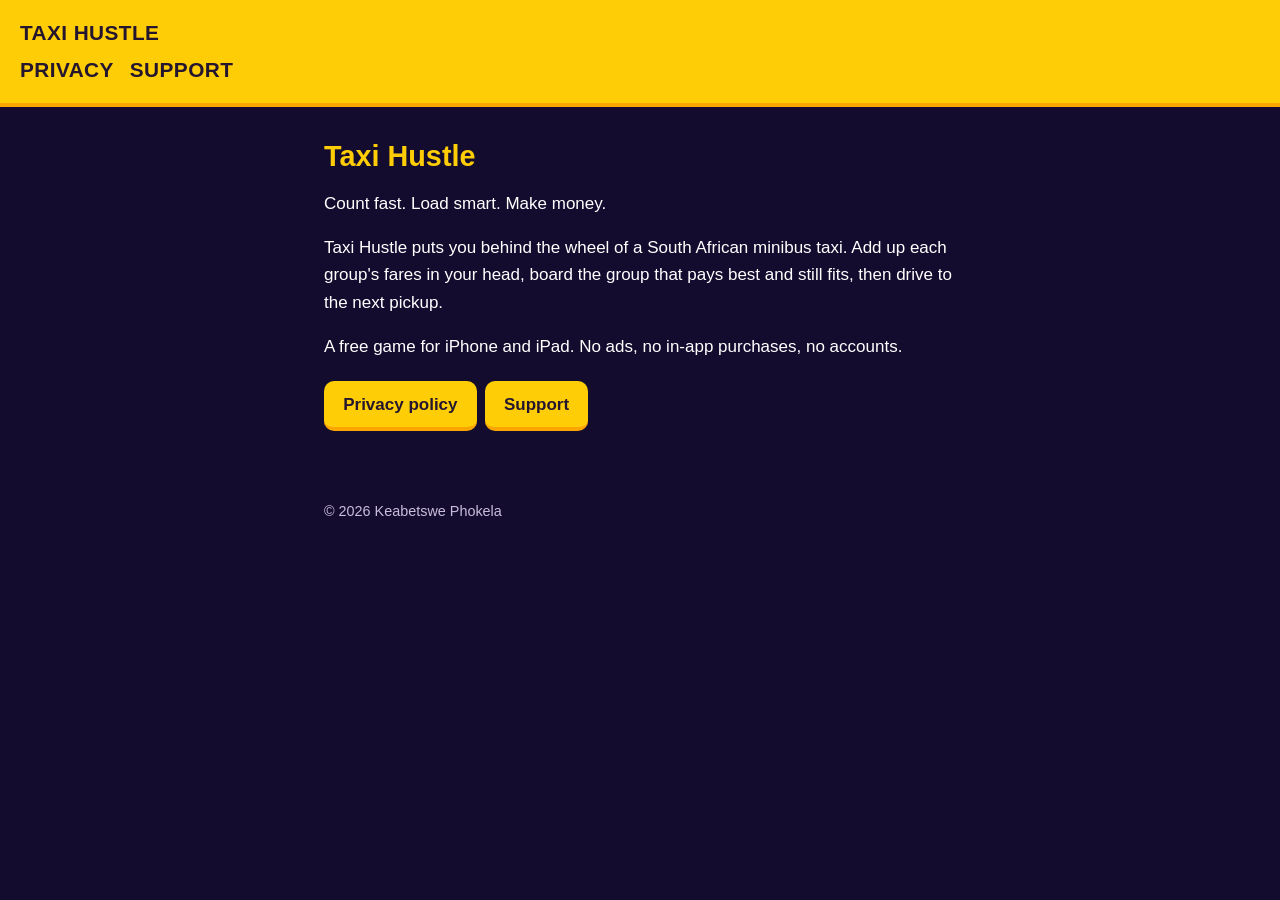
<file: index.html>
<!doctype html>
<html lang="en-ZA">
<head>
<meta charset="utf-8">
<meta name="viewport" content="width=device-width, initial-scale=1">
<title>Taxi Hustle</title>
<meta name="description" content="Taxi Hustle, a mental-maths and driving game for iPhone and iPad.">
<link rel="stylesheet" href="style.css">
</head>
<body>
<header>
<a href="./">Taxi Hustle</a>
<nav><a href="privacy.html">Privacy</a><a href="support.html">Support</a></nav>
</header>
<main>
<h1>Taxi Hustle</h1>
<p>Count fast. Load smart. Make money.</p>
<p>Taxi Hustle puts you behind the wheel of a South African minibus taxi. Add up each group's fares in your head, board the group that pays best and still fits, then drive to the next pickup.</p>
<p>A free game for iPhone and iPad. No ads, no in-app purchases, no accounts.</p>
<p><a class="button" href="privacy.html">Privacy policy</a><a class="button" href="support.html">Support</a></p>
</main>
<footer>© 2026 Keabetswe Phokela</footer>
</body>
</html>
</file>
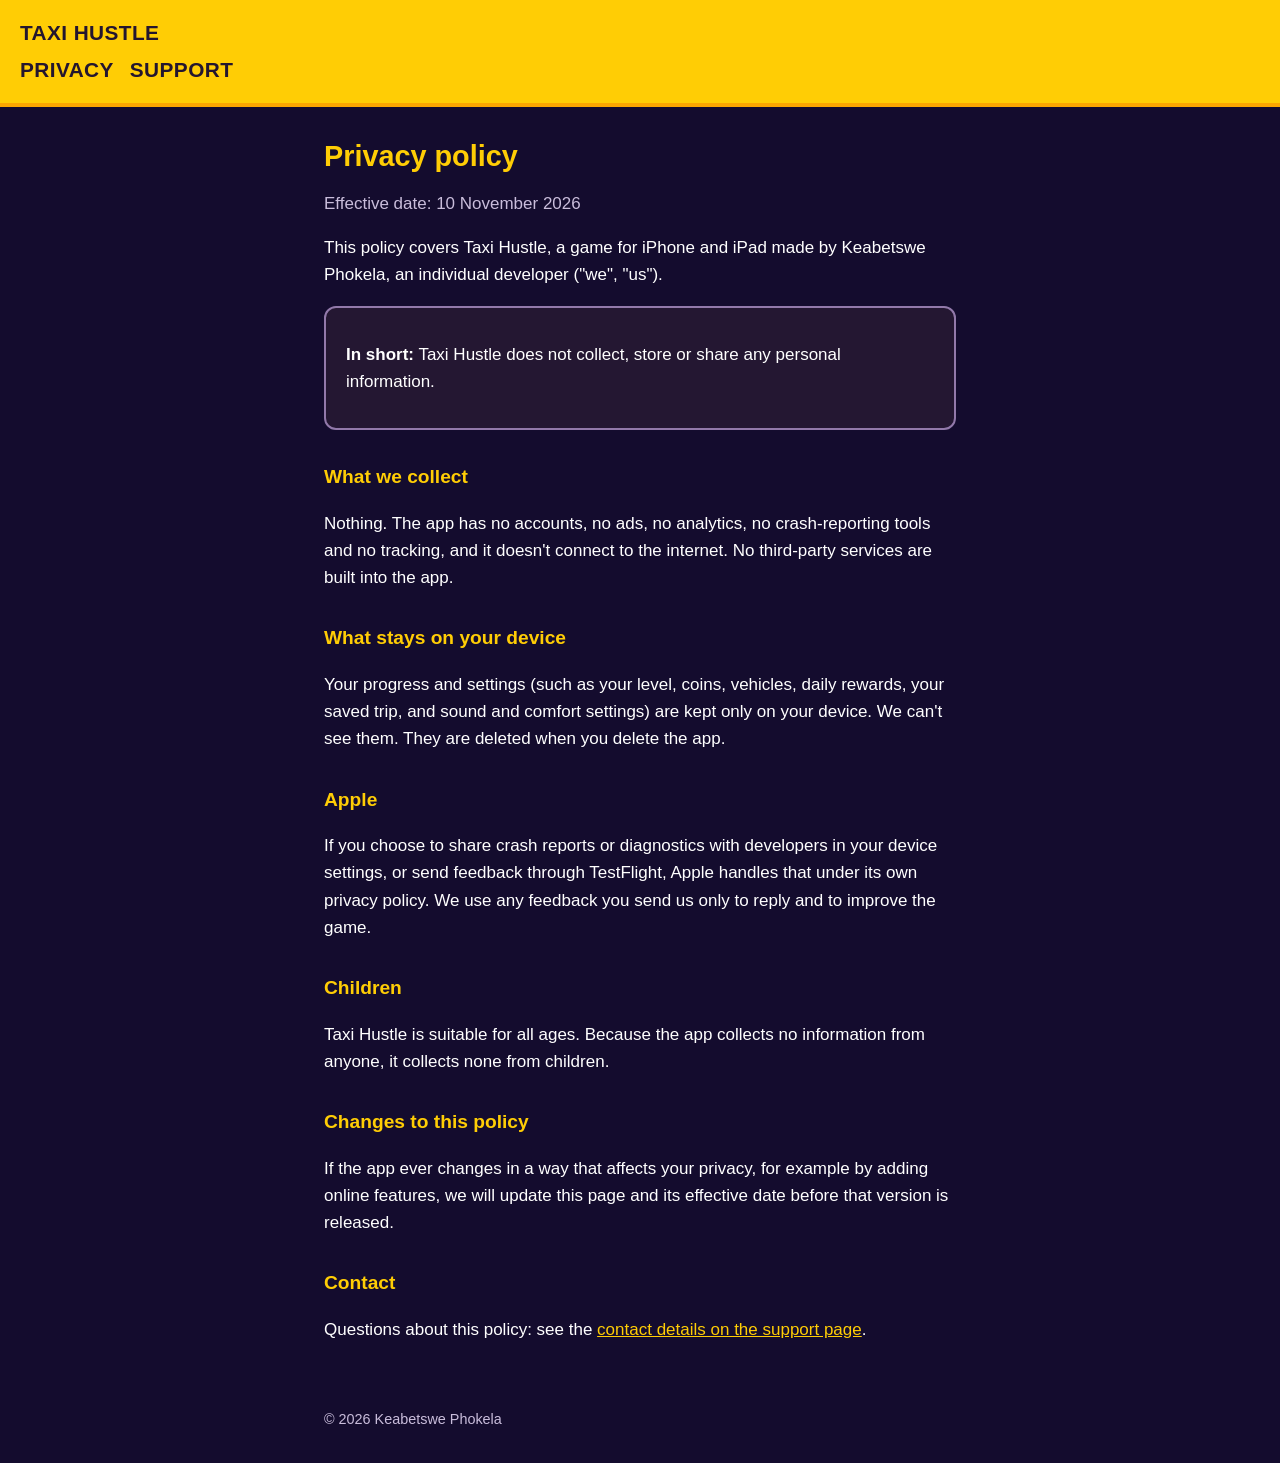
<file: privacy.html>
<!doctype html>
<html lang="en-ZA">
<head>
<meta charset="utf-8">
<meta name="viewport" content="width=device-width, initial-scale=1">
<title>Taxi Hustle privacy policy</title>
<meta name="description" content="Taxi Hustle collects no data.">
<link rel="stylesheet" href="style.css">
</head>
<body>
<header>
<a href="./">Taxi Hustle</a>
<nav><a href="privacy.html">Privacy</a><a href="support.html">Support</a></nav>
</header>
<main>
<h1>Privacy policy</h1>
<p class="muted">Effective date: 10 November 2026</p>
<p>This policy covers Taxi Hustle, a game for iPhone and iPad made by Keabetswe Phokela, an individual developer ("we", "us").</p>

<div class="card">
<p><strong>In short:</strong> Taxi Hustle does not collect, store or share any personal information.</p>
</div>

<h2>What we collect</h2>
<p>Nothing. The app has no accounts, no ads, no analytics, no crash-reporting tools and no tracking, and it doesn't connect to the internet. No third-party services are built into the app.</p>

<h2>What stays on your device</h2>
<p>Your progress and settings (such as your level, coins, vehicles, daily rewards, your saved trip, and sound and comfort settings) are kept only on your device. We can't see them. They are deleted when you delete the app.</p>

<h2>Apple</h2>
<p>If you choose to share crash reports or diagnostics with developers in your device settings, or send feedback through TestFlight, Apple handles that under its own privacy policy. We use any feedback you send us only to reply and to improve the game.</p>

<h2>Children</h2>
<p>Taxi Hustle is suitable for all ages. Because the app collects no information from anyone, it collects none from children.</p>

<h2>Changes to this policy</h2>
<p>If the app ever changes in a way that affects your privacy, for example by adding online features, we will update this page and its effective date before that version is released.</p>

<h2>Contact</h2>
<p>Questions about this policy: see the <a href="support.html#contact">contact details on the support page</a>.</p>
</main>
<footer>© 2026 Keabetswe Phokela</footer>
</body>
</html>
</file>
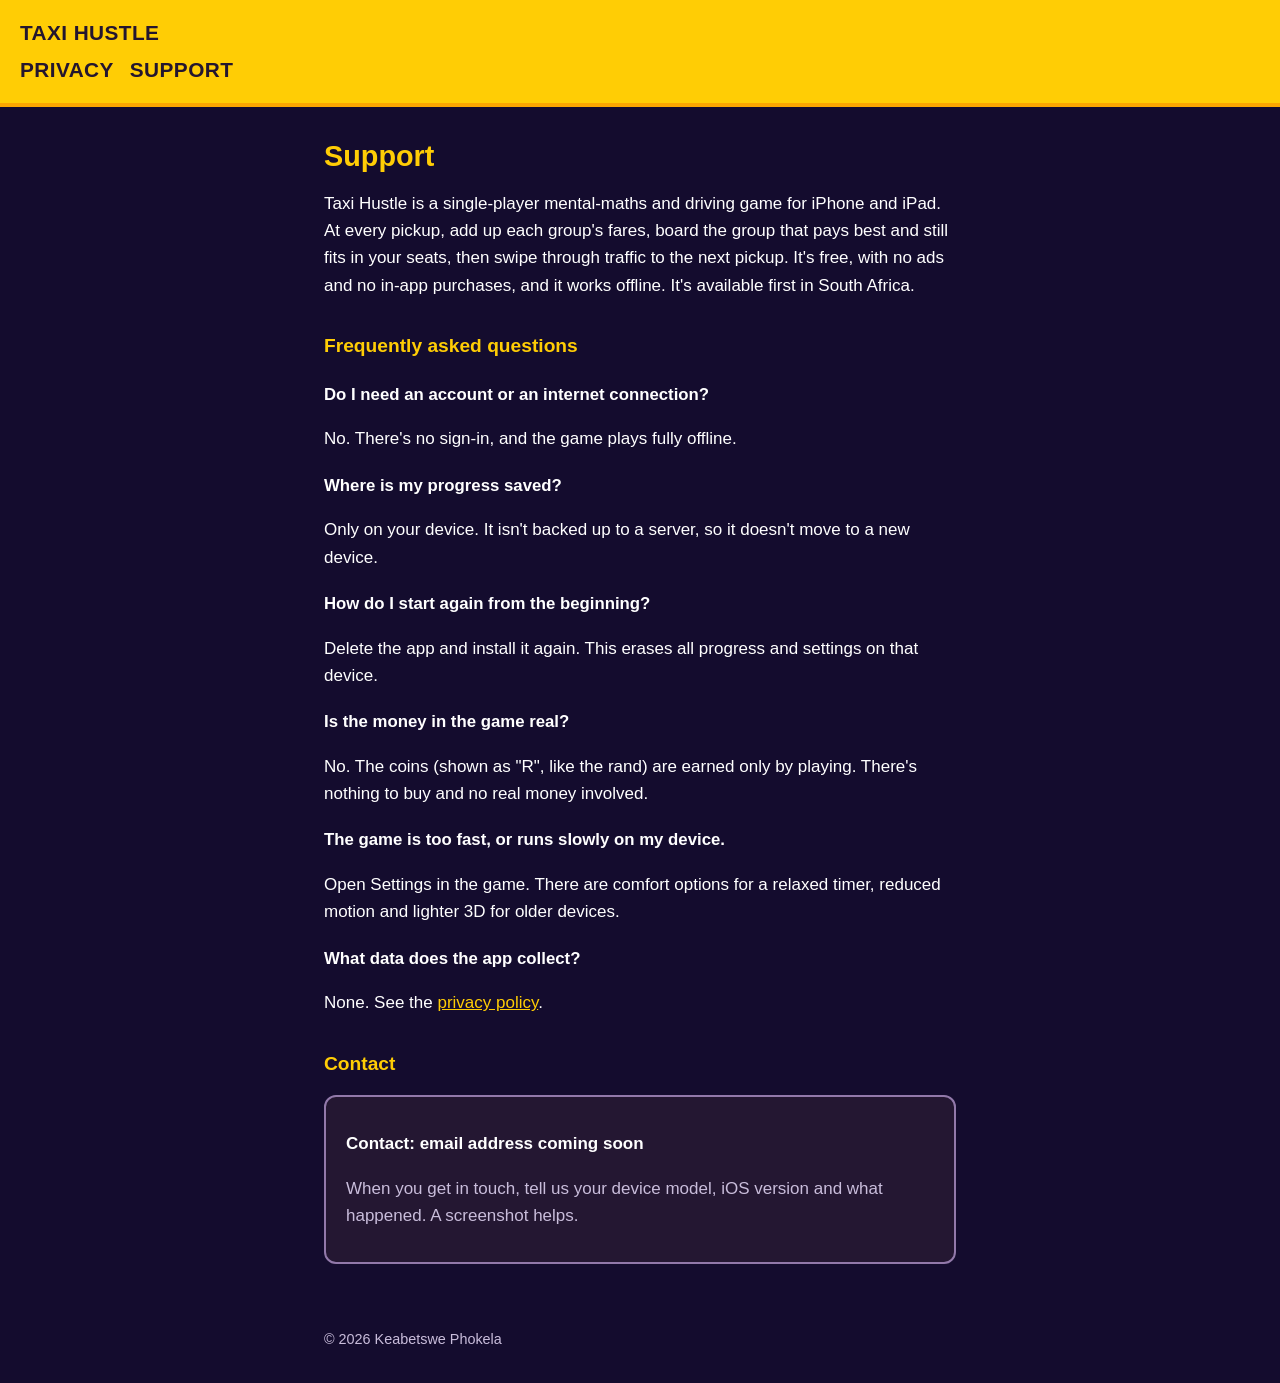
<file: support.html>
<!doctype html>
<html lang="en-ZA">
<head>
<meta charset="utf-8">
<meta name="viewport" content="width=device-width, initial-scale=1">
<title>Taxi Hustle support</title>
<meta name="description" content="Help and contact for Taxi Hustle.">
<link rel="stylesheet" href="style.css">
</head>
<body>
<header>
<a href="./">Taxi Hustle</a>
<nav><a href="privacy.html">Privacy</a><a href="support.html">Support</a></nav>
</header>
<main>
<h1>Support</h1>
<p>Taxi Hustle is a single-player mental-maths and driving game for iPhone and iPad. At every pickup, add up each group's fares, board the group that pays best and still fits in your seats, then swipe through traffic to the next pickup. It's free, with no ads and no in-app purchases, and it works offline. It's available first in South Africa.</p>

<h2>Frequently asked questions</h2>

<h3>Do I need an account or an internet connection?</h3>
<p>No. There's no sign-in, and the game plays fully offline.</p>

<h3>Where is my progress saved?</h3>
<p>Only on your device. It isn't backed up to a server, so it doesn't move to a new device.</p>

<h3>How do I start again from the beginning?</h3>
<p>Delete the app and install it again. This erases all progress and settings on that device.</p>

<h3>Is the money in the game real?</h3>
<p>No. The coins (shown as "R", like the rand) are earned only by playing. There's nothing to buy and no real money involved.</p>

<h3>The game is too fast, or runs slowly on my device.</h3>
<p>Open Settings in the game. There are comfort options for a relaxed timer, reduced motion and lighter 3D for older devices.</p>

<h3>What data does the app collect?</h3>
<p>None. See the <a href="privacy.html">privacy policy</a>.</p>

<h2 id="contact">Contact</h2>
<div class="card">
<!-- Replace this one line when the feedback email is decided. -->
<p><strong>Contact: email address coming soon</strong></p>
<p class="muted">When you get in touch, tell us your device model, iOS version and what happened. A screenshot helps.</p>
</div>
</main>
<footer>© 2026 Keabetswe Phokela</footer>
</body>
</html>
</file>
<file: style.css>
/* Taxi Hustle site. Colours from the game's Dusk tokens. System fonts only. */
:root {
  --night: #140c2e;
  --panel: #241732;
  --rim: #9279aa;
  --taxi: #ffcd05;
  --taxi-deep: #fba600;
  --ink: #24162f;
  --on-dark: #ffffff;
  --on-dark-muted: #c9bddb;
}
* { box-sizing: border-box; }
html { -webkit-text-size-adjust: 100%; }
body {
  margin: 0;
  background: var(--night);
  color: var(--on-dark);
  font: 17px/1.6 -apple-system, BlinkMacSystemFont, "Segoe UI", Roboto, Helvetica, Arial, sans-serif;
}
header {
  background: var(--taxi);
  color: var(--ink);
  border-bottom: 4px solid var(--taxi-deep);
  padding: 1rem 1.25rem;
}
header a { color: var(--ink); text-decoration: none; font-weight: 800; font-size: 1.3rem; letter-spacing: 0.02em; text-transform: uppercase; }
nav { margin-top: 0.25rem; font-size: 0.95rem; }
nav a { color: var(--ink); font-weight: 600; margin-right: 1rem; }
main { max-width: 42rem; margin: 0 auto; padding: 1.5rem 1.25rem 3rem; }
h1 { color: var(--taxi); font-size: 1.8rem; line-height: 1.2; margin: 0.5rem 0 1rem; }
h2 { color: var(--taxi); font-size: 1.2rem; margin: 2rem 0 0.5rem; }
h3 { font-size: 1.05rem; margin: 1.25rem 0 0.25rem; }
p, li { color: var(--on-dark); }
.muted { color: var(--on-dark-muted); }
a { color: var(--taxi); }
.card {
  background: var(--panel);
  border: 2px solid var(--rim);
  border-radius: 12px;
  padding: 1rem 1.25rem;
  margin: 1rem 0;
}
.button {
  display: inline-block;
  background: var(--taxi);
  color: var(--ink);
  border-bottom: 4px solid var(--taxi-deep);
  border-radius: 10px;
  padding: 0.6rem 1.2rem;
  margin: 0.25rem 0.5rem 0.25rem 0;
  font-weight: 800;
  text-decoration: none;
}
footer { max-width: 42rem; margin: 0 auto; padding: 0 1.25rem 2rem; font-size: 0.9rem; color: var(--on-dark-muted); }
</file>
